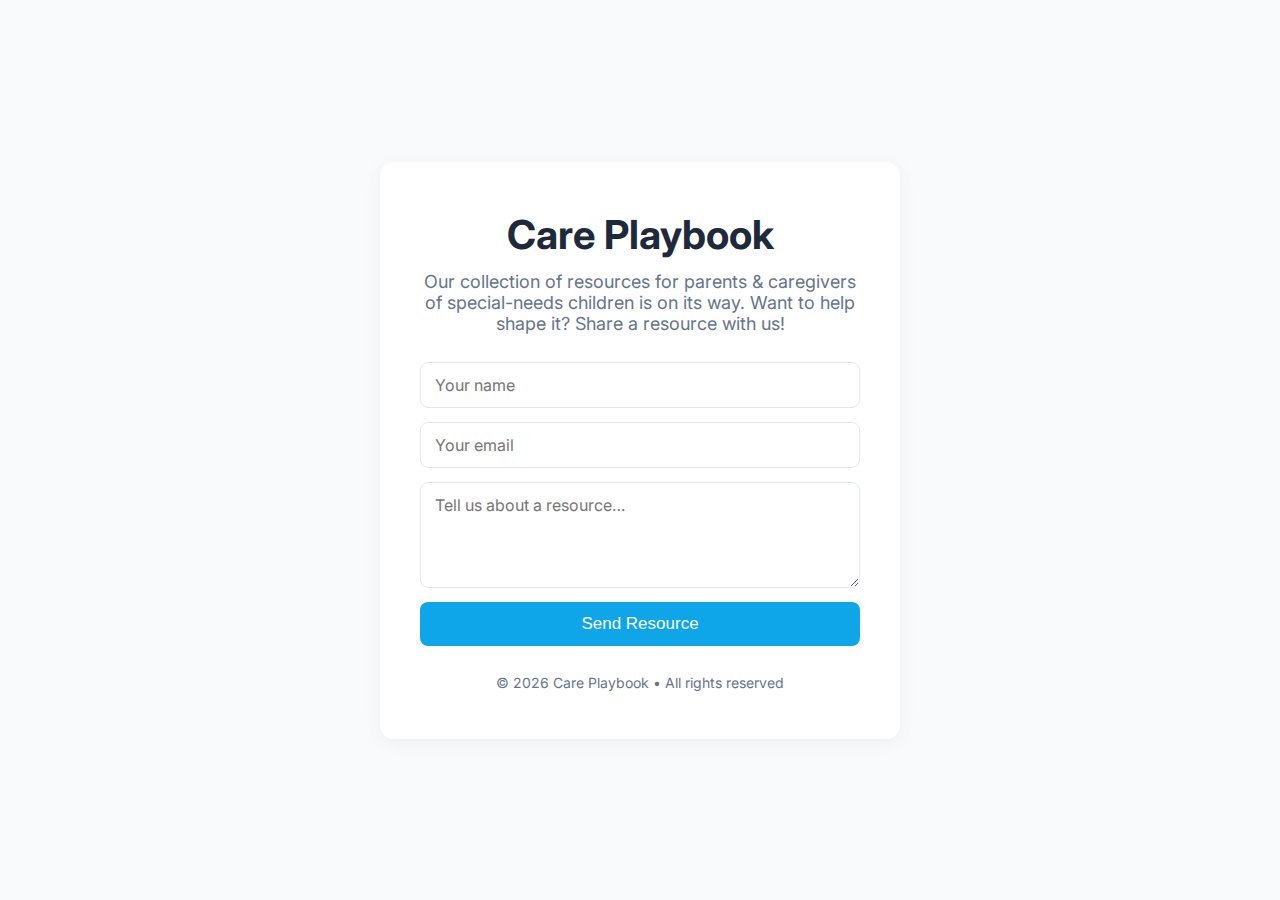
<file: index.html>
<!doctype html>
<html lang="en">
<head>
  <meta charset="utf-8">
  <meta name="viewport" content="width=device-width,initial-scale=1">
  <title>Care Playbook – Coming Soon</title>
  <meta name="description" content="Care Playbook is a curated hub of resources, contacts, templates, and how-tos for parents & caregivers of special-needs children.">
  <link rel="preconnect" href="https://fonts.googleapis.com">
  <link rel="preconnect" href="https://fonts.gstatic.com" crossorigin>
  <link href="https://fonts.googleapis.com/css2?family=Inter:wght@400;600&display=swap" rel="stylesheet">
  <style>
    :root{
      --bg:#f9fafb; --card:#fff; --ink:#1e293b; --muted:#64748b;
      --accent:#0ea5e9; --radius:14px;
    }
    *{box-sizing:border-box;margin:0;padding:0}
    body{
      font-family:Inter,system-ui,sans-serif;
      background:var(--bg);
      color:var(--ink);
      min-height:100vh;
      display:flex;
      align-items:center;
      justify-content:center;
      padding:40px 20px;
    }
    .box{
      background:var(--card);
      padding:48px 40px;
      border-radius:var(--radius);
      box-shadow:0 4px 18px rgba(0,0,0,.05);
      max-width:520px;
      width:100%;
      text-align:center;
    }
    h1{font-size:clamp(28px,5vw,40px);margin-bottom:12px;}
    p{color:var(--muted);margin-bottom:28px;font-size:18px;}
    form{display:flex;flex-direction:column;gap:14px;}
    input,textarea{
      padding:12px 14px;
      border:1px solid #e2e8f0;
      border-radius:8px;
      font-size:16px;
      font-family:inherit;
      width:100%;
    }
    button{
      background:var(--accent);
      color:#fff;
      font-size:17px;
      padding:12px;
      border:none;
      border-radius:8px;
      cursor:pointer;
    }
    button:hover{filter:brightness(.95);}
    footer{margin-top:28px;color:var(--muted);font-size:14px;}
    @media(max-width:500px){
      .box{padding:32px 24px;}
    }
  </style>
</head>
<body>
  <div class="box">
    <h1>Care Playbook</h1>
    <p>Our collection of resources for parents & caregivers of special-needs children is on its way.  
    Want to help shape it? Share a resource with us!</p>

    <form action="mailto:neeli.faulkner@gmail.com" method="post" enctype="text/plain">
      <input type="text" name="name" placeholder="Your name" required>
      <input type="email" name="email" placeholder="Your email" required>
      <textarea name="message" rows="4" placeholder="Tell us about a resource…" required></textarea>
      <button type="submit">Send Resource</button>
    </form>

    <footer>© <span id="year"></span> Care Playbook • All rights reserved</footer>
  </div>

  <script>document.getElementById('year').textContent = new Date().getFullYear();</script>
</body>
</html>
</file>
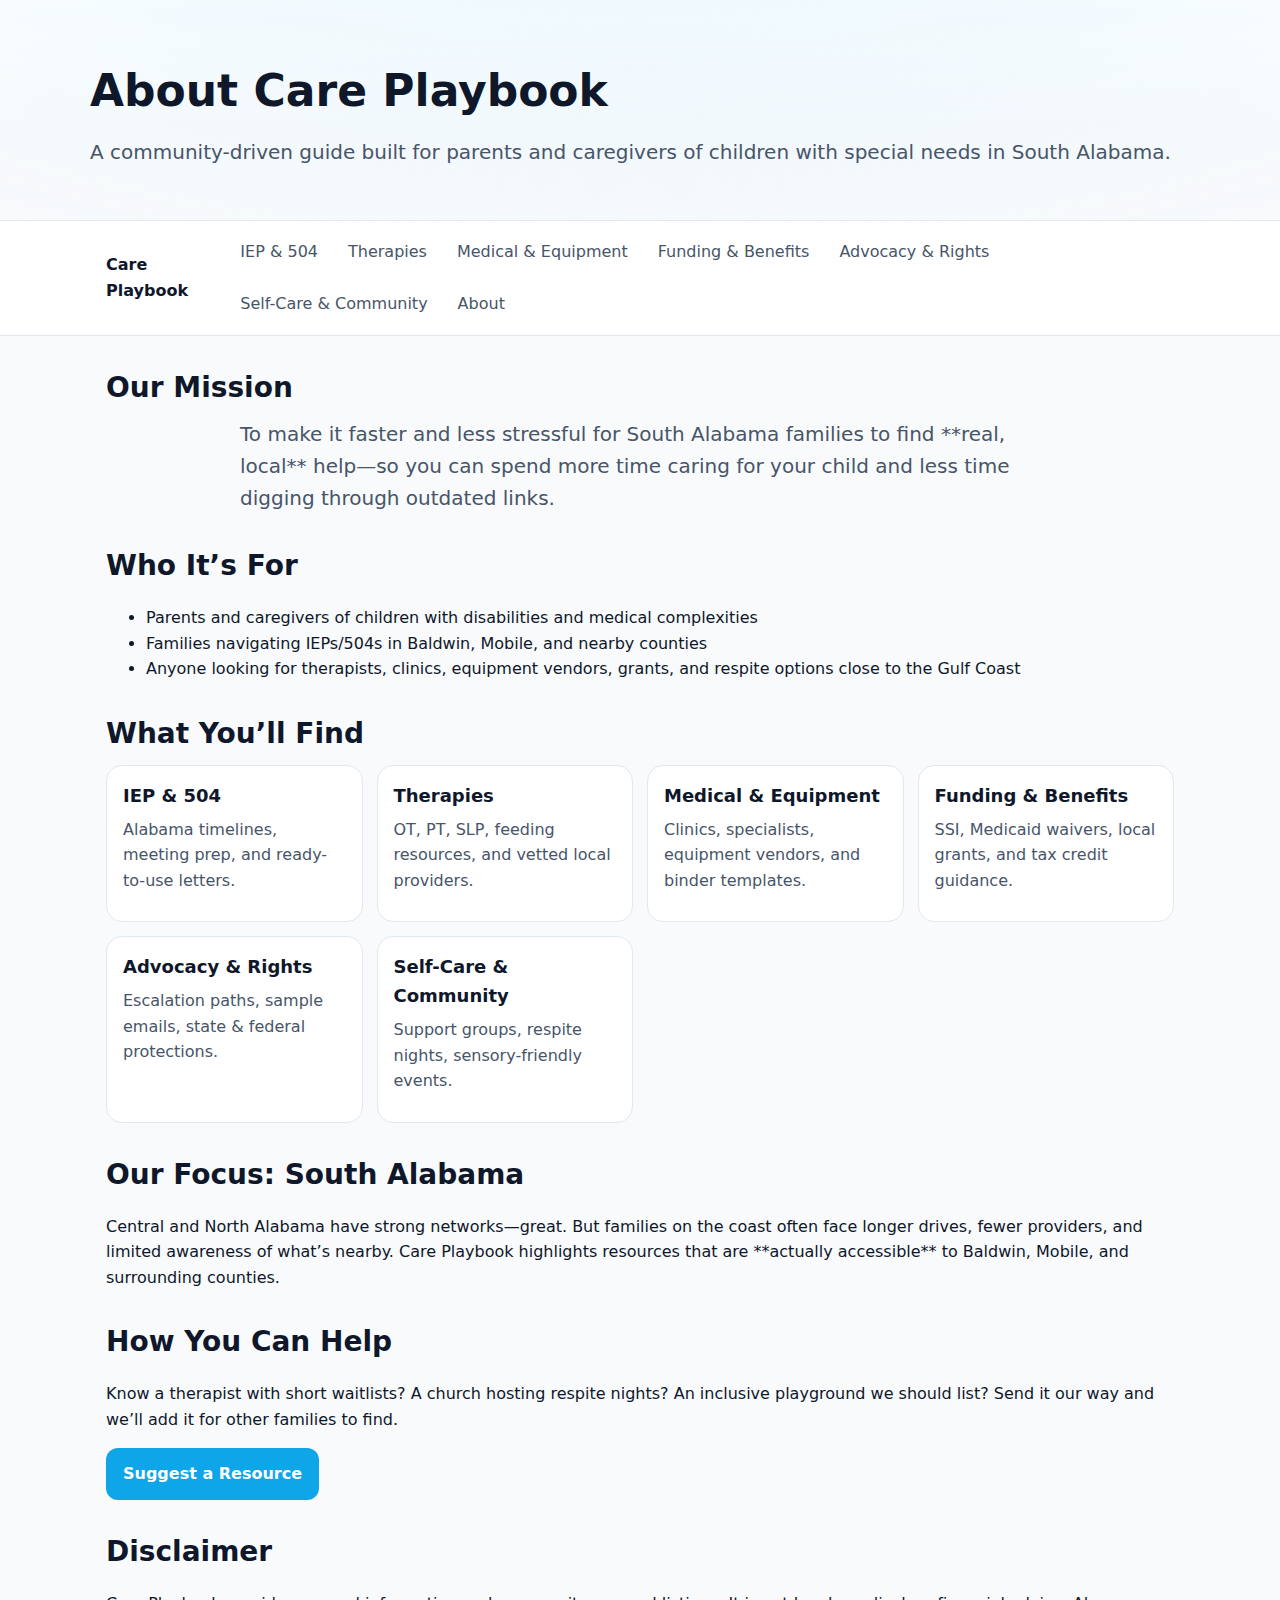
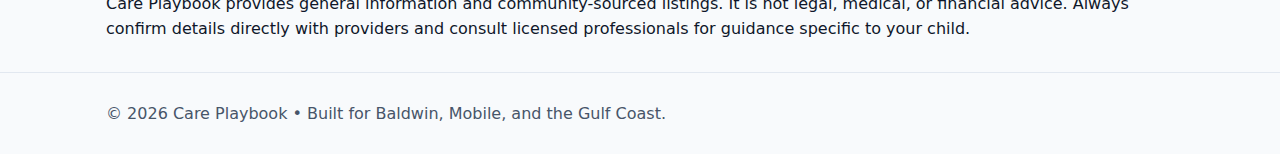
<file: about.html>
<!doctype html>
<html lang="en">
<head>
  <meta charset="utf-8" />
  <meta name="viewport" content="width=device-width,initial-scale=1" />
  <title>About • Care Playbook</title>
  <meta name="description" content="About Care Playbook — a South Alabama resource hub for parents & caregivers of children with special needs." />
  <link rel="icon" href="/favicon.ico">
  <link rel="stylesheet" href="/styles.css">
</head>
<body>
  <!-- HERO -->
  <header class="hero">
    <div class="wrap hero-inner">
      <h1>About Care Playbook</h1>
      <p class="lead">
        A community-driven guide built for parents and caregivers of children with special needs in South Alabama.
      </p>
    </div>
  </header>

  <!-- NAV -->
  <nav class="shell" aria-label="Primary">
    <div class="wrap">
      <div class="nav-row">
        <div class="brand">Care Playbook</div>

        <!-- Desktop links -->
        <div class="links" id="desktopLinks" aria-label="Desktop navigation">
          <a href="/index.html#iep">IEP & 504</a>
          <a href="/index.html#therapies">Therapies</a>
          <a href="/index.html#medical">Medical & Equipment</a>
          <a href="/index.html#funding">Funding & Benefits</a>
          <a href="/index.html#advocacy">Advocacy & Rights</a>
          <a href="/index.html#community">Self-Care & Community</a>
          <a href="/about.html" aria-current="page">About</a>
        </div>

        <!-- Mobile hamburger -->
        <button class="hamburger" id="hamburger" aria-expanded="false" aria-controls="mobileMenu" aria-label="Open menu">
          <span></span><span></span><span></span>
        </button>
      </div>

      <!-- Mobile dropdown -->
      <div class="mobile-menu" id="mobileMenu" role="menu" aria-label="Mobile navigation">
        <a role="menuitem" href="/index.html#iep">IEP & 504</a>
        <a role="menuitem" href="/index.html#therapies">Therapies</a>
        <a role="menuitem" href="/index.html#medical">Medical & Equipment</a>
        <a role="menuitem" href="/index.html#funding">Funding & Benefits</a>
        <a role="menuitem" href="/index.html#advocacy">Advocacy & Rights</a>
        <a role="menuitem" href="/index.html#community">Self-Care & Community</a>
        <a role="menuitem" href="/about.html" aria-current="page">About</a>
      </div>
    </div>
  </nav>

  <main class="wrap">
    <section class="block">
      <h2 class="h2">Our Mission</h2>
      <p class="lead narrow">
        To make it faster and less stressful for South Alabama families to find **real, local** help—so you can spend more time caring for your child and less time digging through outdated links.
      </p>
    </section>

    <section class="block">
      <h2 class="h2">Who It’s For</h2>
      <ul>
        <li>Parents and caregivers of children with disabilities and medical complexities</li>
        <li>Families navigating IEPs/504s in Baldwin, Mobile, and nearby counties</li>
        <li>Anyone looking for therapists, clinics, equipment vendors, grants, and respite options close to the Gulf Coast</li>
      </ul>
    </section>

    <section class="block">
      <h2 class="h2">What You’ll Find</h2>
      <div class="grid">
        <article class="card">
          <h3>IEP & 504</h3>
          <p>Alabama timelines, meeting prep, and ready-to-use letters.</p>
        </article>
        <article class="card">
          <h3>Therapies</h3>
          <p>OT, PT, SLP, feeding resources, and vetted local providers.</p>
        </article>
        <article class="card">
          <h3>Medical & Equipment</h3>
          <p>Clinics, specialists, equipment vendors, and binder templates.</p>
        </article>
        <article class="card">
          <h3>Funding & Benefits</h3>
          <p>SSI, Medicaid waivers, local grants, and tax credit guidance.</p>
        </article>
        <article class="card">
          <h3>Advocacy & Rights</h3>
          <p>Escalation paths, sample emails, state & federal protections.</p>
        </article>
        <article class="card">
          <h3>Self-Care & Community</h3>
          <p>Support groups, respite nights, sensory-friendly events.</p>
        </article>
      </div>
    </section>

    <section class="block">
      <h2 class="h2">Our Focus: South Alabama</h2>
      <p>
        Central and North Alabama have strong networks—great. But families on the coast often face longer drives, fewer providers, and limited awareness of what’s nearby.
        Care Playbook highlights resources that are **actually accessible** to Baldwin, Mobile, and surrounding counties.
      </p>
    </section>

    <section class="block">
      <h2 class="h2">How You Can Help</h2>
      <p>
        Know a therapist with short waitlists? A church hosting respite nights? An inclusive playground we should list?
        Send it our way and we’ll add it for other families to find.
      </p>
      <p>
        <a class="btn primary" href="mailto:neeli.faulkner@gmail.com?subject=Care%20Playbook%20Resource%20Suggestion&body=Share%20a%20link%2C%20contact%20info%2C%20and%20why%20it%20helped%20your%20family.">Suggest a Resource</a>
      </p>
    </section>

    <section class="block">
      <h2 class="h2">Disclaimer</h2>
      <p>
        Care Playbook provides general information and community-sourced listings. It is not legal, medical, or financial advice.
        Always confirm details directly with providers and consult licensed professionals for guidance specific to your child.
      </p>
    </section>
  </main>

  <footer>
    <div class="wrap">
      <div>© <span id="y"></span> Care Playbook • Built for Baldwin, Mobile, and the Gulf Coast.</div>
    </div>
  </footer>

  <script>
    // Mobile menu toggle
    const mq = window.matchMedia('(max-width: 900px)');
    const hamburger = document.getElementById('hamburger');
    const mobileMenu = document.getElementById('mobileMenu');
    const desktopLinks = document.getElementById('desktopLinks');

    function setNavMode() {
      if (mq.matches) {
        hamburger.style.display = 'inline-block';
        desktopLinks.style.display = 'none';
      } else {
        hamburger.style.display = 'none';
        mobileMenu.style.display = 'none';
        hamburger.setAttribute('aria-expanded', 'false');
        desktopLinks.style.display = 'flex';
      }
    }
    setNavMode();
    mq.addEventListener('change', setNavMode);

    hamburger.addEventListener('click', () => {
      const open = mobileMenu.style.display === 'block';
      mobileMenu.style.display = open ? 'none' : 'block';
      hamburger.setAttribute('aria-expanded', String(!open));
    });

    mobileMenu.addEventListener('click', e => {
      if (e.target.tagName === 'A') {
        mobileMenu.style.display = 'none';
        hamburger.setAttribute('aria-expanded', 'false');
      }
    });

    document.getElementById('y').textContent = new Date().getFullYear();
  </script>
</body>
</html>
</file>
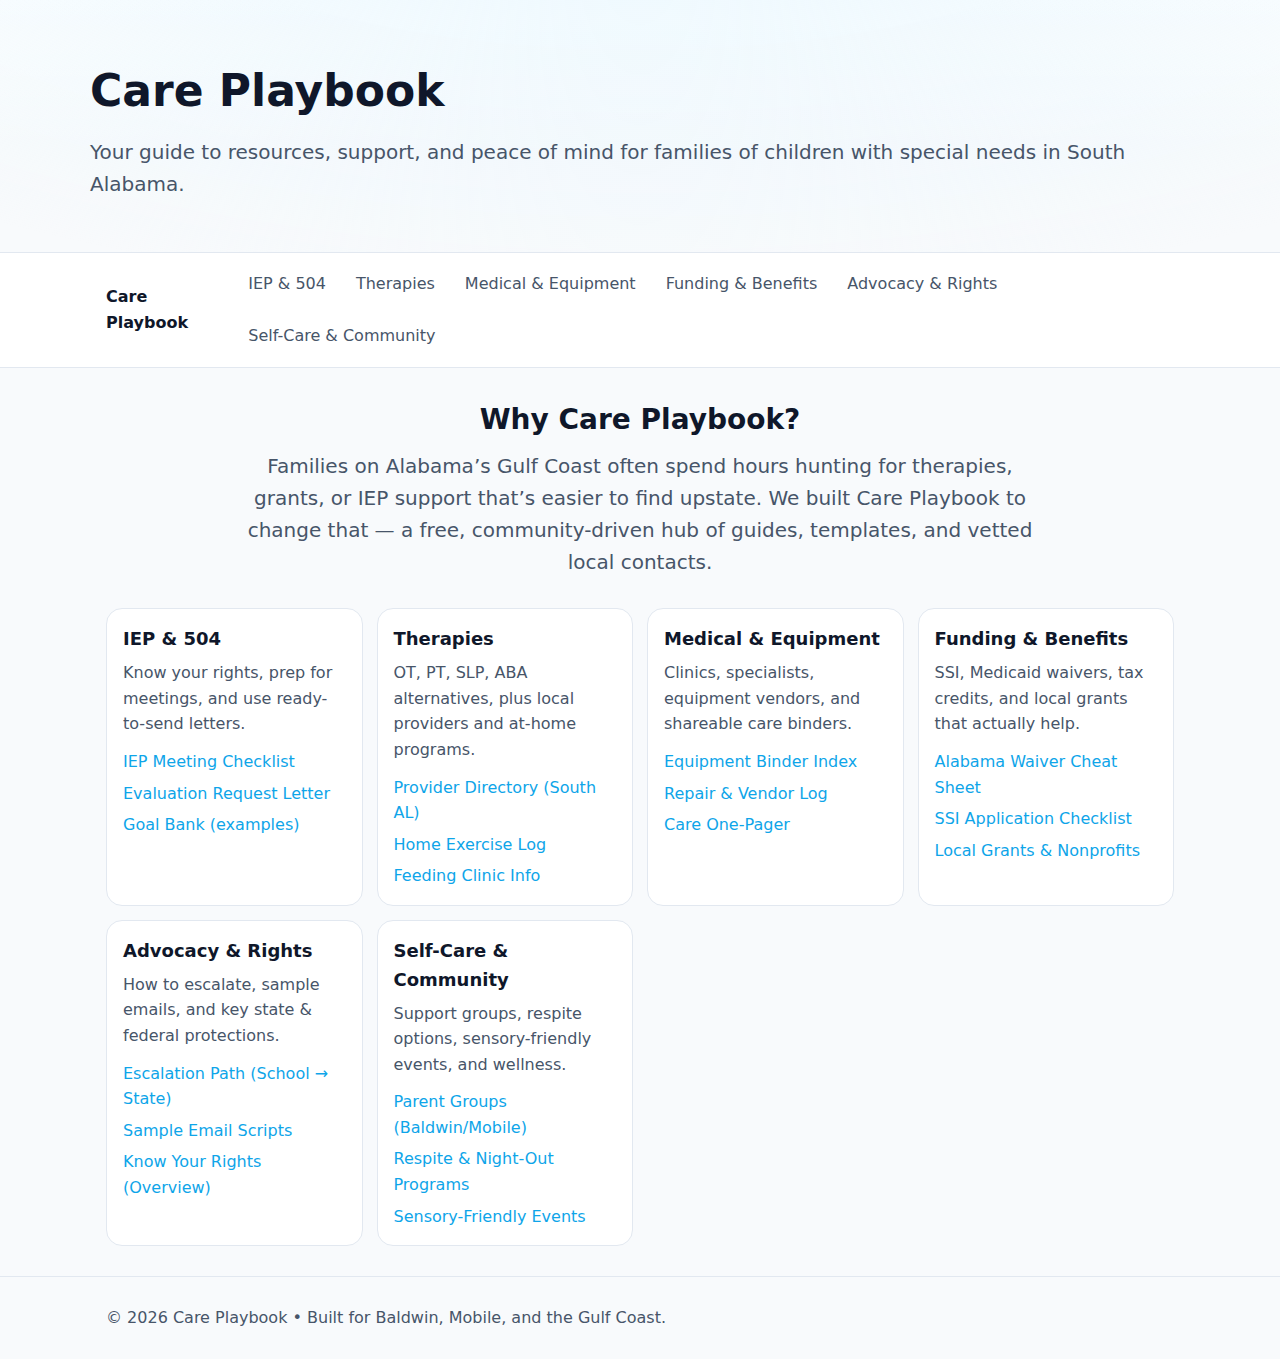
<file: index2.html>
<!doctype html>
<html lang="en">
<head>
  <meta charset="utf-8" />
  <meta name="viewport" content="width=device-width,initial-scale=1" />
  <title>Care Playbook — South Alabama Special Needs Resources</title>
  <meta name="description" content="Care Playbook helps South Alabama parents and caregivers find local resources, templates, and how-tos for children with special needs." />
  <link rel="icon" href="/favicon.ico">
  <link rel="stylesheet" href="/styles.css">
</head>
<body>
  <!-- HERO -->
  <header class="hero">
    <div class="wrap hero-inner">
      <h1>Care Playbook</h1>
      <p class="lead">
        Your guide to resources, support, and peace of mind for families of children with special needs in South Alabama.
      </p>
    </div>
  </header>

  <!-- NAV -->
  <nav class="shell" aria-label="Primary">
    <div class="wrap">
      <div class="nav-row">
        <div class="brand">Care Playbook</div>

        <!-- Desktop links -->
        <div class="links" id="desktopLinks" aria-label="Desktop navigation">
          <a href="#iep">IEP & 504</a>
          <a href="#therapies">Therapies</a>
          <a href="#medical">Medical & Equipment</a>
          <a href="#funding">Funding & Benefits</a>
          <a href="#advocacy">Advocacy & Rights</a>
          <a href="#community">Self-Care & Community</a>
        </div>

        <!-- Mobile hamburger -->
        <button class="hamburger" id="hamburger" aria-expanded="false" aria-controls="mobileMenu" aria-label="Open menu">
          <span></span><span></span><span></span>
        </button>
      </div>

      <!-- Mobile dropdown -->
      <div class="mobile-menu" id="mobileMenu" role="menu" aria-label="Mobile navigation">
        <a role="menuitem" href="#iep">IEP & 504</a>
        <a role="menuitem" href="#therapies">Therapies</a>
        <a role="menuitem" href="#medical">Medical & Equipment</a>
        <a role="menuitem" href="#funding">Funding & Benefits</a>
        <a role="menuitem" href="#advocacy">Advocacy & Rights</a>
        <a role="menuitem" href="#community">Self-Care & Community</a>
      </div>
    </div>
  </nav>

  <main class="wrap">
    <!-- WHY -->
    <section class="block center" id="why">
      <h2 class="h2">Why Care Playbook?</h2>
      <p class="lead narrow">
        Families on Alabama’s Gulf Coast often spend hours hunting for therapies, grants, or IEP support that’s easier to find upstate.
        We built Care Playbook to change that — a free, community-driven hub of guides, templates, and vetted local contacts.
      </p>
    </section>

    <!-- RESOURCE BUCKETS -->
    <section class="block" id="resources" aria-label="Resource categories">
      <div class="grid">
        <article class="card" id="iep">
          <h3>IEP &amp; 504</h3>
          <p>Know your rights, prep for meetings, and use ready-to-send letters.</p>
          <div class="links-col">
            <a href="https://docs.google.com/document/d/14Q6lk2J44PVEBopKrv7fEQLzr22eRLOpyRH1yVNrUwI/edit?usp=sharing" target="_blank">IEP Meeting Checklist</a>
            <a href="https://docs.google.com/document/d/1hcE8BZR1VLdrKgnePSX0W-DQ_t4vFpOFzy7ExtkpeNU/edit?usp=sharing" target="_blank">Evaluation Request Letter</a>
            <a href="#">Goal Bank (examples)</a>
          </div>
        </article>

        <article class="card" id="therapies">
          <h3>Therapies</h3>
          <p>OT, PT, SLP, ABA alternatives, plus local providers and at-home programs.</p>
          <div class="links-col">
            <a href="#">Provider Directory (South AL)</a>
            <a href="#">Home Exercise Log</a>
            <a href="#">Feeding Clinic Info</a>
          </div>
        </article>

        <article class="card" id="medical">
          <h3>Medical &amp; Equipment</h3>
          <p>Clinics, specialists, equipment vendors, and shareable care binders.</p>
          <div class="links-col">
            <a href="#">Equipment Binder Index</a>
            <a href="#">Repair &amp; Vendor Log</a>
            <a href="#">Care One-Pager</a>
          </div>
        </article>

        <article class="card" id="funding">
          <h3>Funding &amp; Benefits</h3>
          <p>SSI, Medicaid waivers, tax credits, and local grants that actually help.</p>
          <div class="links-col">
            <a href="#">Alabama Waiver Cheat Sheet</a>
            <a href="#">SSI Application Checklist</a>
            <a href="#">Local Grants &amp; Nonprofits</a>
          </div>
        </article>

        <article class="card" id="advocacy">
          <h3>Advocacy &amp; Rights</h3>
          <p>How to escalate, sample emails, and key state &amp; federal protections.</p>
          <div class="links-col">
            <a href="#">Escalation Path (School → State)</a>
            <a href="#">Sample Email Scripts</a>
            <a href="#">Know Your Rights (Overview)</a>
          </div>
        </article>

        <article class="card" id="community">
          <h3>Self-Care &amp; Community</h3>
          <p>Support groups, respite options, sensory-friendly events, and wellness.</p>
          <div class="links-col">
            <a href="#">Parent Groups (Baldwin/Mobile)</a>
            <a href="#">Respite &amp; Night-Out Programs</a>
            <a href="#">Sensory-Friendly Events</a>
          </div>
        </article>
      </div>
    </section>
  </main>

  <footer>
    <div class="wrap">
      <div>© <span id="y"></span> Care Playbook • Built for Baldwin, Mobile, and the Gulf Coast.</div>
    </div>
  </footer>

  <script>
    // Mobile menu toggle
    const mq = window.matchMedia('(max-width: 900px)');
    const hamburger = document.getElementById('hamburger');
    const mobileMenu = document.getElementById('mobileMenu');
    const desktopLinks = document.getElementById('desktopLinks');

    function setNavMode() {
      if (mq.matches) {
        hamburger.style.display = 'inline-block';
        desktopLinks.style.display = 'none';
      } else {
        hamburger.style.display = 'none';
        mobileMenu.style.display = 'none';
        hamburger.setAttribute('aria-expanded', 'false');
        desktopLinks.style.display = 'flex';
      }
    }
    setNavMode();
    mq.addEventListener('change', setNavMode);

    hamburger.addEventListener('click', () => {
      const open = mobileMenu.style.display === 'block';
      mobileMenu.style.display = open ? 'none' : 'block';
      hamburger.setAttribute('aria-expanded', String(!open));
    });

    mobileMenu.addEventListener('click', e => {
      if (e.target.tagName === 'A') {
        mobileMenu.style.display = 'none';
        hamburger.setAttribute('aria-expanded', 'false');
      }
    });

    document.getElementById('y').textContent = new Date().getFullYear();
  </script>
</body>
</html>
</file>
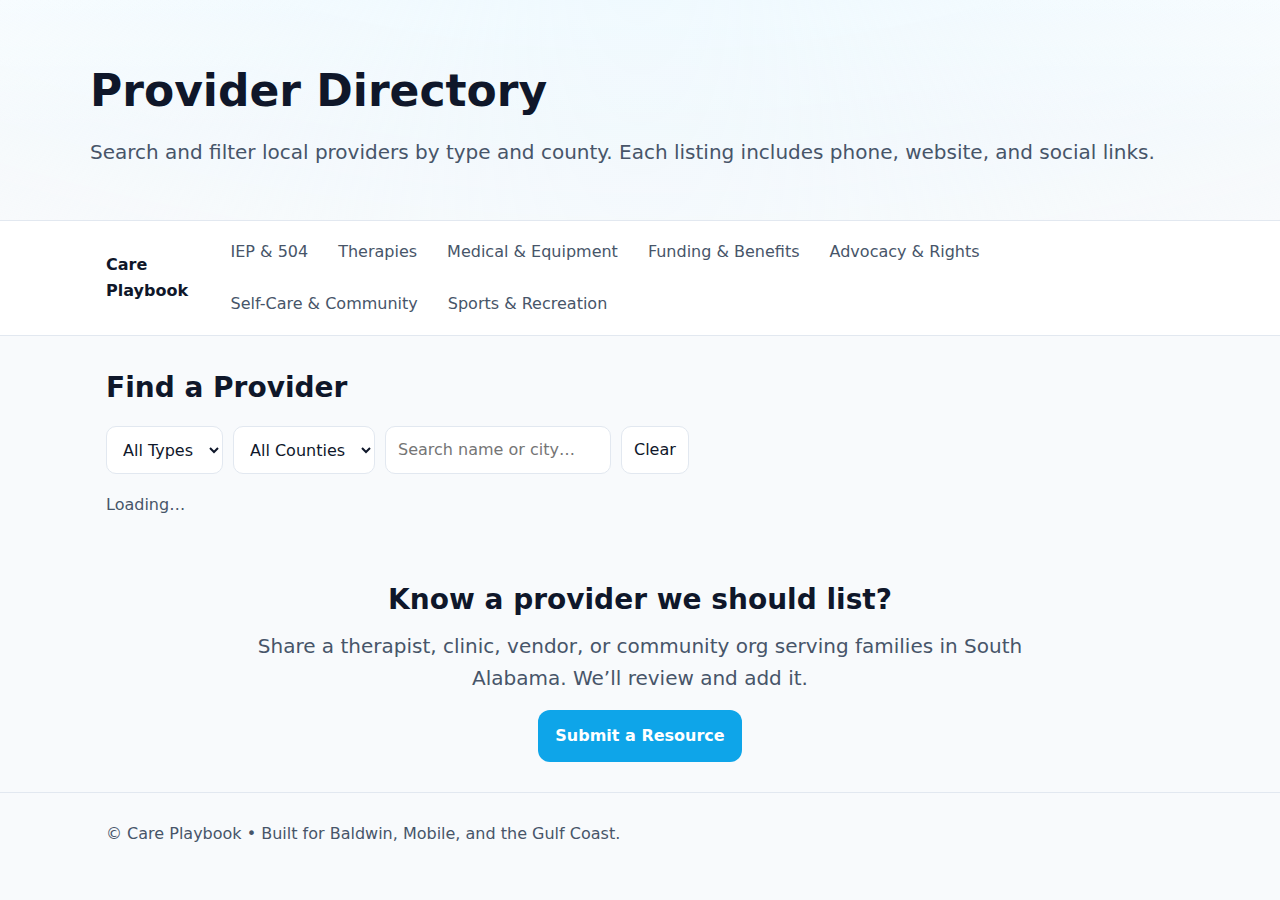
<file: providers.html>
<!doctype html>
<html lang="en">
<head>
  <meta charset="utf-8" />
  <meta name="viewport" content="width=device-width,initial-scale=1" />
  <title>Provider Directory • Care Playbook</title>
  <meta name="description" content="Find therapy clinics, medical specialists, equipment vendors, and more across South Alabama." />
  <link rel="icon" href="/favicon.ico">
  <link rel="stylesheet" href="/styles.css">
  <style>
    /* Page-specific light styles (kept tiny to avoid editing styles.css) */
    .filters {
      display:flex; flex-wrap:wrap; gap:10px; margin:16px 0 18px;
    }
    .filters select, .filters input[type="search"], .filters button {
      padding:10px 12px; border:1px solid var(--line); border-radius:10px; font:inherit; background:#fff; color:var(--ink);
    }
    .filters button { cursor:pointer; }
    .meta { display:flex; align-items:center; gap:10px; color:var(--muted); margin-bottom:8px; }
    .tag { display:inline-block; background:#eef2ff; color:#334155; padding:4px 8px; border-radius:999px; font-size:12px; margin-right:6px; }
    .provider-actions a { text-decoration:none; }
    .provider-actions a:hover { text-decoration:underline; }
    .muted { color: var(--muted); }
  </style>
</head>
<body>
  <!-- HERO -->
  <header class="hero">
    <div class="wrap hero-inner">
      <h1>Provider Directory</h1>
      <p class="lead">
        Search and filter local providers by type and county. Each listing includes phone, website, and social links.
      </p>
    </div>
  </header>

  <!-- NAV (same structure as index2.html) -->
  <nav class="shell" aria-label="Primary">
    <div class="wrap">
      <div class="nav-row">
        <div class="brand">Care Playbook</div>

        <!-- Desktop links -->
        <div class="links" id="desktopLinks" aria-label="Desktop navigation">
          <a href="/index.html#iep">IEP & 504</a>
          <a href="/index.html#therapies">Therapies</a>
          <a href="/index.html#medical">Medical & Equipment</a>
          <a href="/index.html#funding">Funding & Benefits</a>
          <a href="/index.html#advocacy">Advocacy & Rights</a>
          <a href="/index.html#community">Self-Care & Community</a>
          <a href="#sports">Sports & Recreation</a>
        </div>

        <!-- Mobile hamburger -->
        <button class="hamburger" id="hamburger" aria-expanded="false" aria-controls="mobileMenu" aria-label="Open menu">
          <span></span><span></span><span></span>
        </button>
      </div>

      <!-- Mobile dropdown -->
      <div class="mobile-menu" id="mobileMenu" role="menu" aria-label="Mobile navigation">
        <a role="menuitem" href="/index.html#iep">IEP & 504</a>
        <a role="menuitem" href="/index.html#therapies">Therapies</a>
        <a role="menuitem" href="/index.html#medical">Medical & Equipment</a>
        <a role="menuitem" href="/index.html#funding">Funding & Benefits</a>
        <a role="menuitem" href="/index.html#advocacy">Advocacy & Rights</a>
        <a role="menuitem" href="/index.html#community">Self-Care & Community</a>
        <a role="menuitem" href="#sports">Sports & Recreation</a>
      </div>
    </div>
  </nav>

  <main class="wrap">
    <!-- FILTERS -->
    <section class="block" aria-labelledby="filterHeading">
      <h2 id="filterHeading" class="h2">Find a Provider</h2>
      <div class="filters" role="region" aria-label="Directory filters">
        <select id="typeFilter" aria-label="Filter by type">
          <option value="">All Types</option>
          <!-- Options populated by JS -->
        </select>

        <select id="countyFilter" aria-label="Filter by county">
          <option value="">All Counties</option>
          <!-- Options populated by JS -->
        </select>

        <input id="searchInput" type="search" placeholder="Search name or city…" aria-label="Search providers by name or city" />
        <button id="clearBtn" type="button" aria-label="Clear filters">Clear</button>
      </div>
      <div class="meta">
        <span id="resultCount" class="muted">Loading…</span>
      </div>
    </section>

    <!-- PROVIDER GRID -->
    <section class="block" aria-label="Provider results">
      <div id="providerGrid" class="grid" aria-live="polite"></div>
      <p id="noResults" class="muted" style="display:none; margin-top:8px;">No providers match your filters. Try clearing them.</p>
    </section>

    <!-- CONTRIBUTE / SUBMIT A RESOURCE -->
    <section class="block center" id="contribute">
      <h2 class="h2">Know a provider we should list?</h2>
      <p class="lead narrow">
        Share a therapist, clinic, vendor, or community org serving families in South Alabama. We’ll review and add it.
      </p>
      <p>
        <a class="btn primary" href="mailto:neeli.faulkner@gmail.com?subject=Care%20Playbook%20Provider%20Suggestion&body=Provider%20name%2C%20county%2C%20type%2C%20phone%2C%20website%2Fsocial%20links%2C%20and%20a%20note%20on%20what%20they%20offer.">Submit a Resource</a>
      </p>
    </section>
  </main>

  <footer>
    <div class="wrap">
      <div>© <span id="y"></span> Care Playbook • Built for Baldwin, Mobile, and the Gulf Coast.</div>
    </div>
  </footer>

  <script>
    // --- Mobile nav (same logic as index2.html) ---
    const mq = window.matchMedia('(max-width: 900px)');
    const hamburger = document.getElementById('hamburger');
    const mobileMenu = document.getElementById('mobileMenu');
    const desktopLinks = document.getElementById('desktopLinks');

    function setNavMode() {
      if (mq.matches) {
        hamburger.style.display = 'inline-block';
        desktopLinks.style.display = 'none';
      } else {
        hamburger.style.display = 'none';
        mobileMenu.style.display = 'none';
        hamburger.setAttribute('aria-expanded', 'false');
        desktopLinks.style.display = 'flex';
      }
    }
    setNavMode(); mq.addEventListener('change', setNavMode);
    hamburger?.addEventListener('click', () => {
      const open = mobileMenu.style.display === 'block';
      mobileMenu.style.display = open ? 'none' : 'block';
      hamburger.setAttribute('aria-expanded', String(!open));
    });
    mobileMenu?.addEventListener('click', (e) => {
      if (e.target.tagName === 'A') {
        mobileMenu.style.display = 'none';
        hamburger.setAttribute('aria-expanded', 'false');
      }
    });

    document.getElementById('y').textContent = new Date().getFullYear();

    // --- Provider data (SAMPLE) ---
    // Replace these with real entries. Keep this flat JSON so it’s easy to edit.
    const providers = [
      {
        name: "Example OT Clinic",
        type: "OT",
        county: "Baldwin",
        city: "Daphne",
        phone: "(251) 555-0101",
        website: "https://example-ot.com",
        socials: { facebook: "", instagram: "" }
      },
      {
        name: "Example Speech & Language",
        type: "SLP",
        county: "Mobile",
        city: "Mobile",
        phone: "(251) 555-0199",
        website: "https://example-slp.com",
        socials: { facebook: "https://facebook.com/example-slp", instagram: "" }
      },
      {
        name: "Gulf Coast PT",
        type: "PT",
        county: "Baldwin",
        city: "Fairhope",
        phone: "(251) 555-0123",
        website: "",
        socials: { facebook: "", instagram: "https://instagram.com/gulfcoastpt" }
      },
      {
        name: "Feeding & Nutrition Clinic",
        type: "Feeding Clinic",
        county: "Mobile",
        city: "Mobile",
        phone: "(251) 555-0222",
        website: "https://example-feeding.org",
        socials: {}
      },
      {
        name: "Adaptive OT",
        type: "OT",
        county: "Baldwin",
        city: "Foley",
        phone: "(251) 555-0303",
        website: "https://example-equipment.com",
        socials: { facebook: "", instagram: "" }
      },
      {
        name: "Behavior Support (ABA-Alternative)",
        type: "Behavioral / ABA-Alt",
        county: "Escambia",
        city: "Atmore",
        phone: "(251) 555-0444",
        website: "",
        socials: {}
      }
      {
        name: "Milestones Behavior Group",
        type: "Behavioral / ABA-Alt",
        county: "Baldwin",
        city: "Gulf Shores",
        phone: "(205) 974-4519",
        website: "https://www.milestonesaba.com",
        socials: {}
      }
    ];

    // --- Populate filters (Type & County) ---
    const typeFilter = document.getElementById('typeFilter');
    const countyFilter = document.getElementById('countyFilter');
    const searchInput = document.getElementById('searchInput');
    const clearBtn = document.getElementById('clearBtn');
    const grid = document.getElementById('providerGrid');
    const resultCount = document.getElementById('resultCount');
    const noResults = document.getElementById('noResults');

    const unique = (arr) => [...new Set(arr)].sort((a,b)=>a.localeCompare(b));

    function initFilters() {
      const types = unique(providers.map(p => p.type).filter(Boolean));
      const counties = unique(providers.map(p => p.county).filter(Boolean));

      types.forEach(t => {
        const opt = document.createElement('option');
        opt.value = t; opt.textContent = t; typeFilter.appendChild(opt);
      });
      counties.forEach(c => {
        const opt = document.createElement('option');
        opt.value = c; opt.textContent = c; countyFilter.appendChild(opt);
      });
    }

    function telHref(phone) {
      return 'tel:' + phone.replace(/[^\d+]/g, '');
    }

    function socialLinks(socials = {}) {
      const links = [];
      if (socials.facebook) links.push(`<a href="${socials.facebook}" target="_blank" rel="noopener">Facebook</a>`);
      if (socials.instagram) links.push(`<a href="${socials.instagram}" target="_blank" rel="noopener">Instagram</a>`);
      if (socials.x) links.push(`<a href="${socials.x}" target="_blank" rel="noopener">X</a>`);
      if (socials.other) links.push(`<a href="${socials.other}" target="_blank" rel="noopener">Social</a>`);
      return links.join(" · ");
    }

    function cardHTML(p) {
      const site = p.website ? `<a href="${p.website}" target="_blank" rel="noopener">Website</a>` : '';
      const socials = socialLinks(p.socials);
      const contactBits = [site, socials].filter(Boolean).join(" · ");
      return `
        <article class="card">
          <h3>${p.name}</h3>
          <p class="muted" style="margin:0 0 8px;">
            <span class="tag">${p.type}</span>
            <span class="tag">${p.county}${p.city ? " • " + p.city : ""}</span>
          </p>
          <p style="margin:0 0 10px;">
            <a href="${telHref(p.phone)}">${p.phone}</a>
          </p>
          <p class="provider-actions">${contactBits || '<span class="muted">No links provided</span>'}</p>
        </article>
      `;
    }

    function applyFilters() {
      const t = typeFilter.value.trim().toLowerCase();
      const c = countyFilter.value.trim().toLowerCase();
      const q = searchInput.value.trim().toLowerCase();

      const filtered = providers.filter(p => {
        const matchType = !t || (p.type || '').toLowerCase() === t;
        const matchCounty = !c || (p.county || '').toLowerCase() === c;
        const hay = `${p.name} ${p.city || ''}`.toLowerCase();
        const matchQuery = !q || hay.includes(q);
        return matchType && matchCounty && matchQuery;
      });

      grid.innerHTML = filtered.map(cardHTML).join("");
      resultCount.textContent = `${filtered.length} result${filtered.length === 1 ? '' : 's'}`;
      noResults.style.display = filtered.length ? 'none' : 'block';
    }

    clearBtn.addEventListener('click', () => {
      typeFilter.value = "";
      countyFilter.value = "";
      searchInput.value = "";
      applyFilters();
      searchInput.focus();
    });

    [typeFilter, countyFilter].forEach(el => el.addEventListener('change', applyFilters));
    searchInput.addEventListener('input', applyFilters);

    initFilters();
    applyFilters();
  </script>
</body>
</html>
</file>
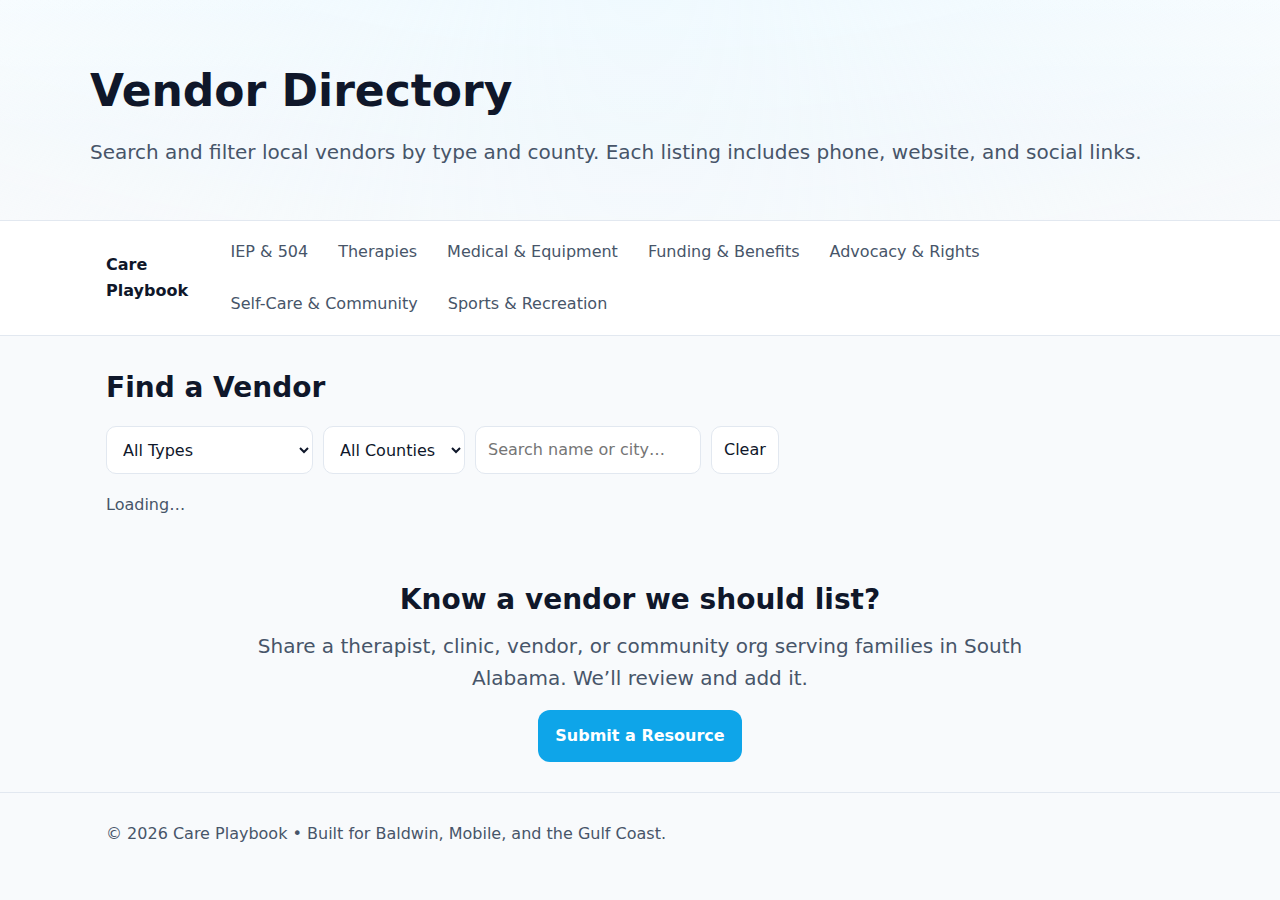
<file: vendors.html>
<!doctype html>
<html lang="en">
<head>
  <meta charset="utf-8" />
  <meta name="viewport" content="width=device-width,initial-scale=1" />
  <title>Vendor Directory • Care Playbook</title>
  <meta name="description" content="Find medical equipment, assistive technology, therapeutic services, and other specialized product and service providers for individuals with disabilities across South Alabama." />
  <link rel="icon" href="/favicon.ico">
  <link rel="stylesheet" href="/styles.css">
  <style>
    /* Page-specific light styles (kept tiny to avoid editing styles.css) */
    .filters {
      display:flex; flex-wrap:wrap; gap:10px; margin:16px 0 18px;
    }
    .filters select, .filters input[type="search"], .filters button {
      padding:10px 12px; border:1px solid var(--line); border-radius:10px; font:inherit; background:#fff; color:var(--ink);
    }
    .filters button { cursor:pointer; }
    .meta { display:flex; align-items:center; gap:10px; color:var(--muted); margin-bottom:8px; }
    .tag { display:inline-block; background:#eef2ff; color:#334155; padding:4px 8px; border-radius:999px; font-size:12px; margin-right:6px; }
    .provider-actions a { text-decoration:none; }
    .provider-actions a:hover { text-decoration:underline; }
    .muted { color: var(--muted); }
  </style>
</head>
<body>
  <!-- HERO -->
  <header class="hero">
    <div class="wrap hero-inner">
      <h1>Vendor Directory</h1>
      <p class="lead">
        Search and filter local vendors by type and county. Each listing includes phone, website, and social links.
      </p>
    </div>
  </header>

  <!-- NAV (same structure as index2.html) -->
  <nav class="shell" aria-label="Primary">
    <div class="wrap">
      <div class="nav-row">
        <div class="brand">Care Playbook</div>

        <!-- Desktop links -->
        <div class="links" id="desktopLinks" aria-label="Desktop navigation">
          <a href="/index.html#iep">IEP & 504</a>
          <a href="/index.html#therapies">Therapies</a>
          <a href="/index.html#medical">Medical & Equipment</a>
          <a href="/index.html#funding">Funding & Benefits</a>
          <a href="/index.html#advocacy">Advocacy & Rights</a>
          <a href="/index.html#community">Self-Care & Community</a>
          <a href="#sports">Sports & Recreation</a>
        </div>

        <!-- Mobile hamburger -->
        <button class="hamburger" id="hamburger" aria-expanded="false" aria-controls="mobileMenu" aria-label="Open menu">
          <span></span><span></span><span></span>
        </button>
      </div>

      <!-- Mobile dropdown -->
      <div class="mobile-menu" id="mobileMenu" role="menu" aria-label="Mobile navigation">
        <a role="menuitem" href="/index.html#iep">IEP & 504</a>
        <a role="menuitem" href="/index.html#therapies">Therapies</a>
        <a role="menuitem" href="/index.html#medical">Medical & Equipment</a>
        <a role="menuitem" href="/index.html#funding">Funding & Benefits</a>
        <a role="menuitem" href="/index.html#advocacy">Advocacy & Rights</a>
        <a role="menuitem" href="/index.html#community">Self-Care & Community</a>
        <a role="menuitem" href="#sports">Sports & Recreation</a>
      </div>
    </div>
  </nav>

  <main class="wrap">
    <!-- FILTERS -->
    <section class="block" aria-labelledby="filterHeading">
      <h2 id="filterHeading" class="h2">Find a Vendor</h2>
      <div class="filters" role="region" aria-label="Directory filters">
        <select id="typeFilter" aria-label="Filter by type">
          <option value="">All Types</option>
          <!-- Options populated by JS -->
        </select>

        <select id="countyFilter" aria-label="Filter by county">
          <option value="">All Counties</option>
          <!-- Options populated by JS -->
        </select>

        <input id="searchInput" type="search" placeholder="Search name or city…" aria-label="Search providers by name or city" />
        <button id="clearBtn" type="button" aria-label="Clear filters">Clear</button>
      </div>
      <div class="meta">
        <span id="resultCount" class="muted">Loading…</span>
      </div>
    </section>

    <!-- VENDOR GRID -->
    <section class="block" aria-label="Vendor results">
      <div id="vendorGrid" class="grid" aria-live="polite"></div>
      <p id="noResults" class="muted" style="display:none; margin-top:8px;">No providers match your filters. Try clearing them.</p>
    </section>

    <!-- CONTRIBUTE / SUBMIT A RESOURCE -->
    <section class="block center" id="contribute">
      <h2 class="h2">Know a vendor we should list?</h2>
      <p class="lead narrow">
        Share a therapist, clinic, vendor, or community org serving families in South Alabama. We’ll review and add it.
      </p>
      <p>
        <a class="btn primary" href="mailto:neeli.faulkner@gmail.com?subject=Care%20Playbook%20Provider%20Suggestion&body=Provider%20name%2C%20county%2C%20type%2C%20phone%2C%20website%2Fsocial%20links%2C%20and%20a%20note%20on%20what%20they%20offer.">Submit a Resource</a>
      </p>
    </section>
  </main>

  <footer>
    <div class="wrap">
      <div>© <span id="y"></span> Care Playbook • Built for Baldwin, Mobile, and the Gulf Coast.</div>
    </div>
  </footer>

  <script>
    // --- Mobile nav (same logic as index2.html) ---
    const mq = window.matchMedia('(max-width: 900px)');
    const hamburger = document.getElementById('hamburger');
    const mobileMenu = document.getElementById('mobileMenu');
    const desktopLinks = document.getElementById('desktopLinks');

    function setNavMode() {
      if (mq.matches) {
        hamburger.style.display = 'inline-block';
        desktopLinks.style.display = 'none';
      } else {
        hamburger.style.display = 'none';
        mobileMenu.style.display = 'none';
        hamburger.setAttribute('aria-expanded', 'false');
        desktopLinks.style.display = 'flex';
      }
    }
    setNavMode(); mq.addEventListener('change', setNavMode);
    hamburger?.addEventListener('click', () => {
      const open = mobileMenu.style.display === 'block';
      mobileMenu.style.display = open ? 'none' : 'block';
      hamburger.setAttribute('aria-expanded', String(!open));
    });
    mobileMenu?.addEventListener('click', (e) => {
      if (e.target.tagName === 'A') {
        mobileMenu.style.display = 'none';
        hamburger.setAttribute('aria-expanded', 'false');
      }
    });

    document.getElementById('y').textContent = new Date().getFullYear();

    // --- Provider data (SAMPLE) ---
    // Replace these with real entries. Keep this flat JSON so it’s easy to edit.
    const providers = [
      {
        name: "Example OT Clinic",
        type: "OT",
        county: "Baldwin",
        city: "Daphne",
        phone: "(251) 555-0101",
        website: "https://example-ot.com",
        socials: { facebook: "", instagram: "" }
      },
      {
        name: "Example Speech & Language",
        type: "SLP",
        county: "Mobile",
        city: "Mobile",
        phone: "(251) 555-0199",
        website: "https://example-slp.com",
        socials: { facebook: "https://facebook.com/example-slp", instagram: "" }
      },
      {
        name: "Gulf Coast PT",
        type: "PT",
        county: "Baldwin",
        city: "Fairhope",
        phone: "(251) 555-0123",
        website: "",
        socials: { facebook: "", instagram: "https://instagram.com/gulfcoastpt" }
      },
      {
        name: "Feeding & Nutrition Clinic",
        type: "Feeding Clinic",
        county: "Mobile",
        city: "Mobile",
        phone: "(251) 555-0222",
        website: "https://example-feeding.org",
        socials: {}
      },
      {
        name: "Adaptive OT",
        type: "OT",
        county: "Baldwin",
        city: "Foley",
        phone: "(251) 555-0303",
        website: "https://example-equipment.com",
        socials: { facebook: "", instagram: "" }
      },
      {
        name: "Behavior Support (ABA-Alternative)",
        type: "Behavioral / ABA-Alt",
        county: "Escambia",
        city: "Atmore",
        phone: "(251) 555-0444",
        website: "",
        socials: {}
      }
    ];

    // --- Populate filters (Type & County) ---
    const typeFilter = document.getElementById('typeFilter');
    const countyFilter = document.getElementById('countyFilter');
    const searchInput = document.getElementById('searchInput');
    const clearBtn = document.getElementById('clearBtn');
    const grid = document.getElementById('providerGrid');
    const resultCount = document.getElementById('resultCount');
    const noResults = document.getElementById('noResults');

    const unique = (arr) => [...new Set(arr)].sort((a,b)=>a.localeCompare(b));

    function initFilters() {
      const types = unique(providers.map(p => p.type).filter(Boolean));
      const counties = unique(providers.map(p => p.county).filter(Boolean));

      types.forEach(t => {
        const opt = document.createElement('option');
        opt.value = t; opt.textContent = t; typeFilter.appendChild(opt);
      });
      counties.forEach(c => {
        const opt = document.createElement('option');
        opt.value = c; opt.textContent = c; countyFilter.appendChild(opt);
      });
    }

    function telHref(phone) {
      return 'tel:' + phone.replace(/[^\d+]/g, '');
    }

    function socialLinks(socials = {}) {
      const links = [];
      if (socials.facebook) links.push(`<a href="${socials.facebook}" target="_blank" rel="noopener">Facebook</a>`);
      if (socials.instagram) links.push(`<a href="${socials.instagram}" target="_blank" rel="noopener">Instagram</a>`);
      if (socials.x) links.push(`<a href="${socials.x}" target="_blank" rel="noopener">X</a>`);
      if (socials.other) links.push(`<a href="${socials.other}" target="_blank" rel="noopener">Social</a>`);
      return links.join(" · ");
    }

    function cardHTML(p) {
      const site = p.website ? `<a href="${p.website}" target="_blank" rel="noopener">Website</a>` : '';
      const socials = socialLinks(p.socials);
      const contactBits = [site, socials].filter(Boolean).join(" · ");
      return `
        <article class="card">
          <h3>${p.name}</h3>
          <p class="muted" style="margin:0 0 8px;">
            <span class="tag">${p.type}</span>
            <span class="tag">${p.county}${p.city ? " • " + p.city : ""}</span>
          </p>
          <p style="margin:0 0 10px;">
            <a href="${telHref(p.phone)}">${p.phone}</a>
          </p>
          <p class="provider-actions">${contactBits || '<span class="muted">No links provided</span>'}</p>
        </article>
      `;
    }

    function applyFilters() {
      const t = typeFilter.value.trim().toLowerCase();
      const c = countyFilter.value.trim().toLowerCase();
      const q = searchInput.value.trim().toLowerCase();

      const filtered = providers.filter(p => {
        const matchType = !t || (p.type || '').toLowerCase() === t;
        const matchCounty = !c || (p.county || '').toLowerCase() === c;
        const hay = `${p.name} ${p.city || ''}`.toLowerCase();
        const matchQuery = !q || hay.includes(q);
        return matchType && matchCounty && matchQuery;
      });

      grid.innerHTML = filtered.map(cardHTML).join("");
      resultCount.textContent = `${filtered.length} result${filtered.length === 1 ? '' : 's'}`;
      noResults.style.display = filtered.length ? 'none' : 'block';
    }

    clearBtn.addEventListener('click', () => {
      typeFilter.value = "";
      countyFilter.value = "";
      searchInput.value = "";
      applyFilters();
      searchInput.focus();
    });

    [typeFilter, countyFilter].forEach(el => el.addEventListener('change', applyFilters));
    searchInput.addEventListener('input', applyFilters);

    initFilters();
    applyFilters();
  </script>
</body>
</html>
</file>
<file: styles.css>
/* ========== Core tokens ========== */
:root {
  --bg:#f8fafc; --ink:#0f172a; --muted:#475569; --accent:#0ea5e9; --accent-ink:#ffffff;
  --card:#ffffff; --line:#e2e8f0; --radius:16px; --max:1100px;
}

/* Reset-ish */
* { box-sizing: border-box; }
html, body { height: 100%; }
body {
  margin: 0;
  font: 16px/1.6 system-ui,-apple-system,Segoe UI,Inter,Roboto,Arial;
  color: var(--ink);
  background: var(--bg);
  overflow-x: hidden; /* kill sideways scroll */
}
.wrap { max-width: var(--max); margin: 0 auto; padding: 0 16px; }
a, p, h1, h2, h3 { overflow-wrap: anywhere; } /* long words/URLs don't force sideways scroll */

/* ========== Hero ========== */
header.hero {
  background:
    radial-gradient(1200px 500px at 50% -200px,#e6f6fe,transparent),
    linear-gradient(180deg,#ffffff,transparent 60%);
  border-bottom: 1px solid var(--line);
}
.hero-inner { padding: 56px 0 30px; }
h1 { font-size: clamp(26px,6vw,44px); margin: 0 0 10px; }
.lead { font-size: clamp(15px,3.8vw,20px); color: var(--muted); margin: 0 0 22px; }
.cta-row { display: flex; flex-wrap: wrap; gap: 12px; }
.btn {
  display: inline-block; padding: 12px 16px; border-radius: 12px;
  text-decoration: none; font-weight: 600; border: 1px solid var(--line);
  background: #fff; color: var(--ink); white-space: nowrap;
}
.btn.primary { background: var(--accent); color: var(--accent-ink); border-color: transparent; }

/* ========== Nav ========== */
nav.shell { position: sticky; top: 0; z-index: 10; background: #fff; border-bottom: 1px solid var(--line); }
.nav-row { display: flex; align-items: center; justify-content: space-between; gap: 10px; padding: 10px 0; }
.brand { font-weight: 700; }
.links { display: flex; gap: 10px; flex-wrap: wrap; }
.links a { color: var(--muted); text-decoration: none; padding: 8px 10px; border-radius: 10px; }
.links a:hover { background: #f1f5f9; }

/* Mobile hamburger */
.hamburger { display: none; border: 1px solid var(--line); padding: 8px 10px; border-radius: 10px; background: #fff; cursor: pointer; }
.hamburger span { display: block; width: 22px; height: 2px; background: #334155; margin: 4px 0; }

.mobile-menu { display: none; border-top: 1px solid var(--line); padding: 8px 0 12px; }
.mobile-menu a { display: block; padding: 10px 8px; color: var(--muted); text-decoration: none; }
.mobile-menu a:hover { background: #f1f5f9; }

/* Responsive switch for nav (JS handles the toggle state) */
@media (max-width: 900px) {
  .hamburger { display: inline-block; }
  .links { display: none; } /* JS will set to flex on desktop */
}

/* ========== Main ========== */
main { padding: 24px 0 48px; }
section.block { margin: 30px 0; }
.center { text-align: center; }
.h2 { margin: 0 0 8px; font-size: clamp(20px,4.5vw,28px); }
.lead.narrow { max-width: 800px; margin: 0 auto; }

/* Cards grid */
.grid {
  display: grid;
  grid-template-columns: repeat(auto-fit, minmax(240px, 1fr));
  gap: 14px;
}
@media (max-width: 520px) {
  .grid { grid-template-columns: 1fr; } /* 1 column on small phones */
}
.card {
  background: var(--card);
  border: 1px solid var(--line);
  border-radius: var(--radius);
  padding: 16px;
}
.card h3 { margin: 0 0 6px; font-size: 18px; }
.card p { margin: 0 0 12px; color: var(--muted); }
.links-col { display: flex; flex-direction: column; gap: 6px; }
.links-col a { color: var(--accent); text-decoration: none; }
.links-col a:hover { text-decoration: underline; }

/* ========== Footer ========== */
footer { border-top: 1px solid var(--line); color: var(--muted); padding: 28px 0; }
</file>
